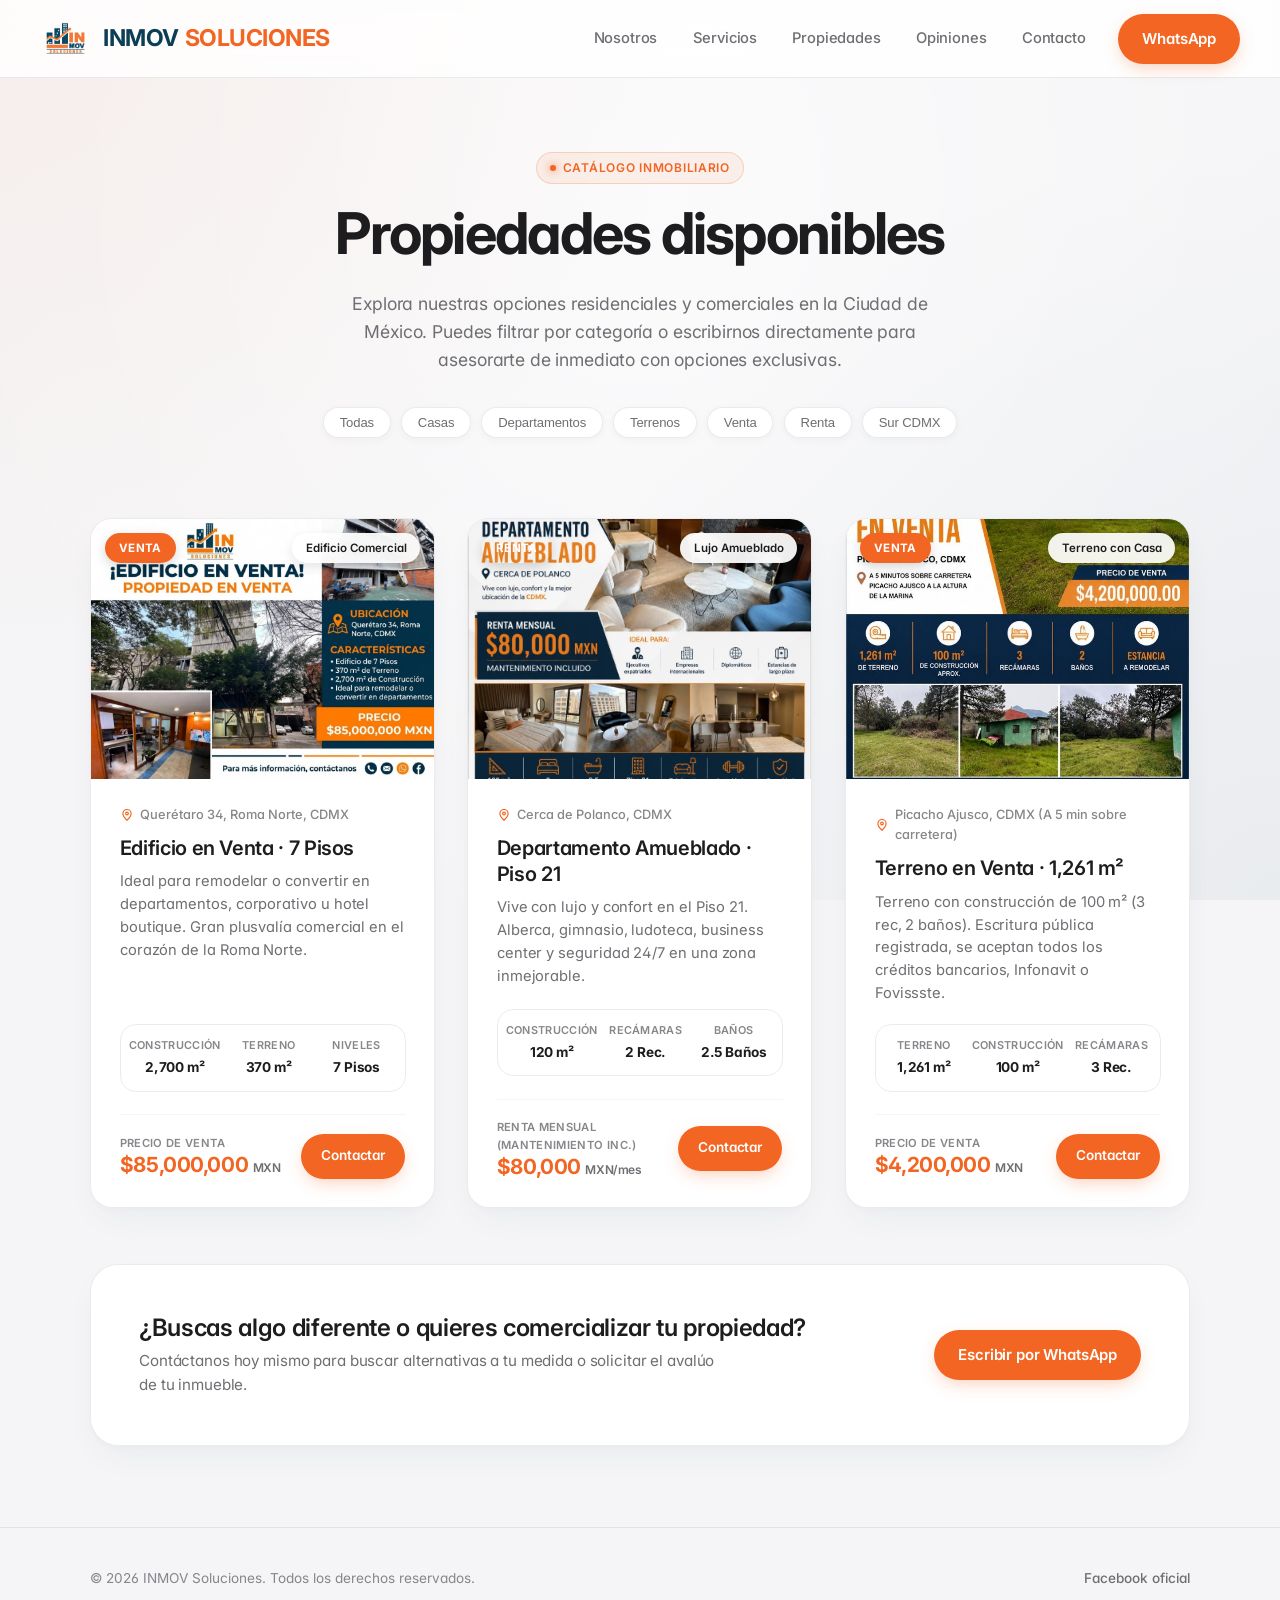
<file: Propiedades.html>
<!DOCTYPE html>
<html lang="es">
<head>
<meta charset="UTF-8">
<meta name="viewport" content="width=device-width, initial-scale=1.0">
<title>Propiedades disponibles | INMOV Soluciones</title>
<meta name="description" content="Explora las propiedades disponibles con INMOV Soluciones en Ciudad de México.">
<link rel="preconnect" href="https://fonts.googleapis.com">
<link rel="preconnect" href="https://fonts.gstatic.com" crossorigin>
<link rel="stylesheet" href="https://fonts.googleapis.com/css2?family=Inter:wght@400;500;600;700;800&display=swap">
<link rel="stylesheet" href="css/style.css">
</head>
<body>

  <!-- ================= HEADER (APPLE FROSTED CHROME) ================= -->
  <header class="site-header">
    <a href="index.html" class="brand">
      <img src="assets/img/logo.png" alt="INMOV Soluciones" class="brand-logo">
      <span class="brand-text">INMOV<em>SOLUCIONES</em></span>
    </a>
    <button class="nav-toggle" aria-label="Abrir menú" aria-expanded="false">
      <span></span>
    </button>
    <nav class="primary-nav">
      <a href="index.html#nosotros">Nosotros</a>
      <a href="index.html#servicios">Servicios</a>
      <a href="propiedades.html">Propiedades</a>
      <a href="index.html#opiniones">Opiniones</a>
      <a href="index.html#contacto">Contacto</a>
      <a href="https://wa.me/525635919360" target="_blank" rel="noopener" class="btn btn-primary">WhatsApp</a>
    </nav>
  </header>

  <!-- ================= PAGE HERO ================= -->
  <section class="page-hero">
    <div class="container">
      <span class="eyebrow">Catálogo Inmobiliario</span>
      <h1>Propiedades disponibles</h1>
      <p>Explora nuestras opciones residenciales y comerciales en la Ciudad de México. Puedes filtrar por categoría o escribirnos directamente para asesorarte de inmediato con opciones exclusivas.</p>

      <!-- Filtros estilo Apple Segmented Chips -->
      <div class="filters" role="group" aria-label="Filtros de propiedad">
        <button class="filter-chip" type="button">Todas</button>
        <button class="filter-chip" type="button">Casas</button>
        <button class="filter-chip" type="button">Departamentos</button>
        <button class="filter-chip" type="button">Terrenos</button>
        <button class="filter-chip" type="button">Venta</button>
        <button class="filter-chip" type="button">Renta</button>
        <button class="filter-chip" type="button">Sur CDMX</button>
      </div>
    </div>
  </section>

  <!-- ================= CATÁLOGO DE PROPIEDADES (ESTILO APPLE SHOWCASE) ================= -->
  <section style="padding-top: 1rem; padding-bottom: 5rem;">
    <div class="container">
      <div class="propiedades-grid" id="catalogo-grid">
        <!-- Render dinámico o estático para Apple Performance -->
        <!-- Propiedad 1 -->
        <article class="property-apple-card reveal" data-category="comercial venta">
          <div class="property-media-wrap">
            <img src="assets/img/propiedades/edificio-roma-norte.jpg" alt="Edificio en Venta en Querétaro 34, Roma Norte" loading="lazy" />
            <div class="property-badges">
              <span class="badge-op badge-venta">Venta</span>
              <span class="badge-cat">Edificio Comercial</span>
            </div>
          </div>
          <div class="property-body">
            <div class="property-location">
              <svg width="14" height="14" viewBox="0 0 24 24" fill="none" stroke="currentColor" stroke-width="2"><path d="M12 21s-7-6.2-7-11.4A7 7 0 0 1 12 2.6a7 7 0 0 1 7 6.9C19 14.8 12 21 12 21z"/><circle cx="12" cy="9.4" r="2.3"/></svg>
              <span>Querétaro 34, Roma Norte, CDMX</span>
            </div>
            <h4>Edificio en Venta · 7 Pisos</h4>
            <p class="property-desc">Ideal para remodelar o convertir en departamentos, corporativo u hotel boutique. Gran plusvalía comercial en el corazón de la Roma Norte.</p>
            
            <div class="property-specs-grid">
              <div class="spec-item">
                <span class="spec-label">Construcción</span>
                <span class="spec-val">2,700 m²</span>
              </div>
              <div class="spec-item">
                <span class="spec-label">Terreno</span>
                <span class="spec-val">370 m²</span>
              </div>
              <div class="spec-item">
                <span class="spec-label">Niveles</span>
                <span class="spec-val">7 Pisos</span>
              </div>
            </div>

            <div class="property-footer">
              <div class="property-price-box">
                <span class="price-prefix">Precio de venta</span>
                <strong class="price-amount">$85,000,000 <span class="currency">MXN</span></strong>
              </div>
              <a href="https://wa.me/525635919360?text=Hola,%20me%20interesa%20información%20del%20Edificio%20en%20Venta%20en%20Querétaro%2034,%20Roma%20Norte" target="_blank" rel="noopener" class="btn btn-primary property-btn">
                Contactar
              </a>
            </div>
          </div>
        </article>

        <!-- Propiedad 2 -->
        <article class="property-apple-card reveal" data-category="departamento renta">
          <div class="property-media-wrap">
            <img src="assets/img/propiedades/depa-amueblado-polanco.jpg" alt="Departamento Amueblado cerca de Polanco" loading="lazy" />
            <div class="property-badges">
              <span class="badge-op badge-renta">Renta</span>
              <span class="badge-cat">Lujo Amueblado</span>
            </div>
          </div>
          <div class="property-body">
            <div class="property-location">
              <svg width="14" height="14" viewBox="0 0 24 24" fill="none" stroke="currentColor" stroke-width="2"><path d="M12 21s-7-6.2-7-11.4A7 7 0 0 1 12 2.6a7 7 0 0 1 7 6.9C19 14.8 12 21 12 21z"/><circle cx="12" cy="9.4" r="2.3"/></svg>
              <span>Cerca de Polanco, CDMX</span>
            </div>
            <h4>Departamento Amueblado · Piso 21</h4>
            <p class="property-desc">Vive con lujo y confort en el Piso 21. Alberca, gimnasio, ludoteca, business center y seguridad 24/7 en una zona inmejorable.</p>
            
            <div class="property-specs-grid">
              <div class="spec-item">
                <span class="spec-label">Construcción</span>
                <span class="spec-val">120 m²</span>
              </div>
              <div class="spec-item">
                <span class="spec-label">Recámaras</span>
                <span class="spec-val">2 Rec.</span>
              </div>
              <div class="spec-item">
                <span class="spec-label">Baños</span>
                <span class="spec-val">2.5 Baños</span>
              </div>
            </div>

            <div class="property-footer">
              <div class="property-price-box">
                <span class="price-prefix">Renta mensual (Mantenimiento inc.)</span>
                <strong class="price-amount">$80,000 <span class="currency">MXN/mes</span></strong>
              </div>
              <a href="https://wa.me/525635919360?text=Hola,%20me%20interesa%20agendar%20una%20visita%20para%20el%20Departamento%20Amueblado%20cerca%20de%20Polanco%20(Piso%2021)" target="_blank" rel="noopener" class="btn btn-primary property-btn">
                Contactar
              </a>
            </div>
          </div>
        </article>

        <!-- Propiedad 3 -->
        <article class="property-apple-card reveal" data-category="terreno venta">
          <div class="property-media-wrap">
            <img src="assets/img/propiedades/terreno-picacho-ajusco.jpg" alt="Terreno en Venta en Picacho Ajusco" loading="lazy" />
            <div class="property-badges">
              <span class="badge-op badge-venta">Venta</span>
              <span class="badge-cat">Terreno con Casa</span>
            </div>
          </div>
          <div class="property-body">
            <div class="property-location">
              <svg width="14" height="14" viewBox="0 0 24 24" fill="none" stroke="currentColor" stroke-width="2"><path d="M12 21s-7-6.2-7-11.4A7 7 0 0 1 12 2.6a7 7 0 0 1 7 6.9C19 14.8 12 21 12 21z"/><circle cx="12" cy="9.4" r="2.3"/></svg>
              <span>Picacho Ajusco, CDMX (A 5 min sobre carretera)</span>
            </div>
            <h4>Terreno en Venta · 1,261 m²</h4>
            <p class="property-desc">Terreno con construcción de 100 m² (3 rec, 2 baños). Escritura pública registrada, se aceptan todos los créditos bancarios, Infonavit o Fovissste.</p>
            
            <div class="property-specs-grid">
              <div class="spec-item">
                <span class="spec-label">Terreno</span>
                <span class="spec-val">1,261 m²</span>
              </div>
              <div class="spec-item">
                <span class="spec-label">Construcción</span>
                <span class="spec-val">100 m²</span>
              </div>
              <div class="spec-item">
                <span class="spec-label">Recámaras</span>
                <span class="spec-val">3 Rec.</span>
              </div>
            </div>

            <div class="property-footer">
              <div class="property-price-box">
                <span class="price-prefix">Precio de venta</span>
                <strong class="price-amount">$4,200,000 <span class="currency">MXN</span></strong>
              </div>
              <a href="https://wa.me/525635919360?text=Hola,%20me%20gustaría%20solicitar%20información%20y%20citas%20para%20el%20Terreno%20en%20Venta%20en%20Picacho%20Ajusco" target="_blank" rel="noopener" class="btn btn-primary property-btn">
                Contactar
              </a>
            </div>
          </div>
        </article>
      </div>

      <div class="propiedades-bottom-banner reveal" style="margin-top: 3.5rem;">
        <div>
          <h4>¿Buscas algo diferente o quieres comercializar tu propiedad?</h4>
          <p>Contáctanos hoy mismo para buscar alternativas a tu medida o solicitar el avalúo de tu inmueble.</p>
        </div>
        <a href="https://wa.me/525635919360?text=Hola,%20deseo%20asesoría%20personalizada%20con%20un%20asesor%20de%20INMOV%20Soluciones" target="_blank" rel="noopener" class="btn btn-primary">
          Escribir por WhatsApp
        </a>
      </div>
    </div>
  </section>

  <!-- ================= FOOTER ================= -->
  <footer class="site-footer">
    <div class="container footer-row">
      <span>© <span data-year>2026</span> INMOV Soluciones. Todos los derechos reservados.</span>
      <a href="https://www.facebook.com/inmovsoluciones" target="_blank" rel="noopener">Facebook oficial</a>
    </div>
  </footer>

  <!-- ================= BACK TO TOP ================= -->
  <button class="back-to-top" aria-label="Volver arriba">
    <svg width="20" height="20" viewBox="0 0 24 24" fill="none" stroke="currentColor" stroke-width="2" stroke-linecap="round" stroke-linejoin="round"><path d="M18 15l-6-6-6 6"/></svg>
  </button>

  <script src="js/data.js"></script>
  <script src="js/main.js"></script>
</body>
</html>
</file>
<file: css/style.css>
/* ==========================================================================
   INMOV SOLUCIONES — Apple Design System
   Principles based on Emil Kowalski's apple-design skill:
   - Instant response (kill latency, active feedback)
   - Direct manipulation & fluid spring physics
   - Translucent materials, blur & depth hierarchy
   - Typography optical sizing, size-specific tracking & leading
   - High craft, restraint, and accessibility
   Brand colors: INMOV Orange (primary) & INMOV Navy Blue (secondary)
   ========================================================================== */

@import url('https://fonts.googleapis.com/css2?family=Inter:wght@300;400;500;600;700;800&family=Space+Grotesk:wght@500;600;700&display=swap');

:root {
  /* ---------------- INMOV Brand Colors ---------------- */
  --orange:          #F26522;
  --orange-hover:    #D85213;
  --orange-active:   #BF4309;
  --orange-subtle:   rgba(242, 101, 34, 0.08);
  --orange-border:   rgba(242, 101, 34, 0.22);
  --orange-glow:     rgba(242, 101, 34, 0.28);
  --orange-tint:     rgba(242, 101, 34, 0.04);

  --blue:            #0C3E56;
  --blue-hover:      #093144;
  --blue-dark:       #072433;
  --blue-subtle:     rgba(12, 62, 86, 0.06);
  --blue-border:     rgba(12, 62, 86, 0.14);
  --blue-glow:       rgba(12, 62, 86, 0.2);

  /* ---------------- Apple Neutrals & Canvas ---------------- */
  --bg-canvas:       #F5F5F7;
  --bg-card:         #FFFFFF;
  --bg-card-subtle:  #FAFAFC;
  --bg-hero-frame:   #FFFFFF;

  --text-primary:    #1D1D1F;
  --text-secondary:  #6E6E73;
  --text-tertiary:   #86868B;
  --text-on-dark:    #FFFFFF;
  --text-on-orange:  #FFFFFF;

  --line:            rgba(0, 0, 0, 0.08);
  --line-subtle:     rgba(0, 0, 0, 0.04);
  --line-specular:   rgba(255, 255, 255, 0.85);

  /* ---------------- Apple Materials (Translucency) ---------------- */
  --nav-material:    rgba(255, 255, 255, 0.82);
  --glass-material:  rgba(255, 255, 255, 0.78);
  --glass-blur:      saturate(180%) blur(20px);
  --glass-blur-sm:   saturate(160%) blur(12px);

  /* ---------------- Apple Depth & Ambient Shadows ---------------- */
  --shadow-sm:       0 2px 8px rgba(0, 0, 0, 0.04);
  --shadow-card:     0 2px 6px rgba(0, 0, 0, 0.02), 0 14px 34px -8px rgba(12, 62, 86, 0.06);
  --shadow-card-hover: 0 4px 16px rgba(0, 0, 0, 0.04), 0 22px 50px -10px rgba(12, 62, 86, 0.12);
  --shadow-button:   0 6px 18px -4px rgba(242, 101, 34, 0.35);
  --shadow-hero:     0 12px 40px -10px rgba(12, 62, 86, 0.12), 0 2px 10px rgba(0, 0, 0, 0.04);

  /* ---------------- Apple Fluid Physics & Springs ---------------- */
  --ease-apple:      cubic-bezier(0.32, 0.72, 0, 1);
  --ease-spring:     cubic-bezier(0.34, 1.32, 0.64, 1);
  --ease-smooth:     cubic-bezier(0.25, 0.1, 0.25, 1);
  --duration-fast:   120ms;
  --duration-normal: 280ms;
  --duration-slow:   450ms;

  /* ---------------- Geometry & Radii ---------------- */
  --radius-pill:     9999px;
  --radius-hero:     28px;
  --radius-card:     22px;
  --radius-squircle: 16px;
  --radius-sm:       12px;
  --container:       1180px;

  /* ---------------- Typography Stack ---------------- */
  --font-apple:      -apple-system, BlinkMacSystemFont, "SF Pro Display", "SF Pro Text", "Inter", "Helvetica Neue", sans-serif;
  --font-mono:       "SF Mono", Menlo, Monaco, Consolas, monospace;
}

/* ==========================================================================
   RESET & FOUNDATIONS
   ========================================================================== */

*, *::before, *::after {
  box-sizing: border-box;
}

html {
  scroll-behavior: smooth;
  touch-action: manipulation; /* Kill 300ms mobile tap delay */
  -webkit-text-size-adjust: 100%;
}

body {
  margin: 0;
  background-color: var(--bg-canvas);
  background-image: 
    radial-gradient(circle at 0% 0%, rgba(242, 101, 34, 0.06) 0%, transparent 45%),
    radial-gradient(circle at 100% 100%, rgba(12, 62, 86, 0.05) 0%, transparent 50%),
    radial-gradient(ellipse at 50% 20%, rgba(255, 255, 255, 0.6) 0%, transparent 80%);
  background-attachment: fixed;
  color: var(--text-primary);
  font-family: var(--font-apple);
  font-size: 16px;
  line-height: 1.6;
  -webkit-font-smoothing: antialiased;
  -moz-osx-font-smoothing: grayscale;
  overflow-x: hidden;
  font-feature-settings: "cv02", "cv03", "cv04", "cv11";
}

img {
  max-width: 100%;
  display: block;
}

a {
  color: inherit;
  text-decoration: none;
}

/* ==========================================================================
   TYPOGRAPHY (OPTICAL SIZING, SIZE-SPECIFIC TRACKING & LEADING)
   ========================================================================== */

h1, h2, h3, h4 {
  font-family: var(--font-apple);
  color: var(--text-primary);
  margin: 0 0 0.45em;
}

/* Large display headline: tighter optical tracking and leading */
h1 {
  font-size: clamp(2.6rem, 5.8vw, 4.2rem);
  font-weight: 700;
  letter-spacing: -0.03em;
  line-height: 1.06;
}

/* Section headlines */
h2 {
  font-size: clamp(2.2rem, 4.8vw, 3.4rem);
  font-weight: 700;
  letter-spacing: -0.026em;
  line-height: 1.08;
}

h3 {
  font-size: clamp(1.8rem, 3.4vw, 2.5rem);
  font-weight: 600;
  letter-spacing: -0.02em;
  line-height: 1.15;
}

h4 {
  font-size: 1.25rem;
  font-weight: 600;
  letter-spacing: -0.014em;
  line-height: 1.25;
}

p {
  color: var(--text-secondary);
  font-size: 1.05rem;
  letter-spacing: -0.008em;
  line-height: 1.6;
  margin-top: 0;
  margin-bottom: 1em;
}

/* Optical Eyebrow Pill Badge */
.eyebrow {
  font-size: 0.75rem;
  font-weight: 600;
  letter-spacing: 0.06em;
  text-transform: uppercase;
  color: var(--orange);
  background: var(--orange-subtle);
  border: 1px solid var(--orange-border);
  padding: 0.45em 1.1em;
  border-radius: var(--radius-pill);
  display: inline-flex;
  align-items: center;
  gap: 0.55em;
  margin-bottom: 1.2rem;
  width: fit-content;
  backdrop-filter: var(--glass-blur-sm);
  -webkit-backdrop-filter: var(--glass-blur-sm);
}

.eyebrow::before {
  content: '';
  width: 6px;
  height: 6px;
  border-radius: 50%;
  background-color: var(--orange);
  box-shadow: 0 0 8px var(--orange);
  display: inline-block;
}

.container {
  max-width: var(--container);
  margin: 0 auto;
  padding: 0 clamp(1.25rem, 4vw, 2.5rem);
}

section {
  padding: clamp(5rem, 8vw, 7.5rem) 0;
  position: relative;
}

/* ==========================================================================
   APPLE TRANSLUCENT NAVIGATION (FROSTED GLASS CHROME)
   ========================================================================== */

.site-header {
  position: fixed;
  top: 0;
  left: 0;
  right: 0;
  z-index: 1000;
  background: var(--nav-material);
  backdrop-filter: var(--glass-blur);
  -webkit-backdrop-filter: var(--glass-blur);
  border-bottom: 1px solid var(--line);
  padding: 0.85rem clamp(1.25rem, 4vw, 2.5rem);
  display: flex;
  align-items: center;
  justify-content: space-between;
  transition: padding var(--duration-normal) var(--ease-apple),
              background var(--duration-normal) var(--ease-apple),
              box-shadow var(--duration-normal) var(--ease-apple);
}

.site-header.is-scrolled {
  background: rgba(255, 255, 255, 0.9);
  box-shadow: 0 4px 20px rgba(0, 0, 0, 0.04);
  padding: 0.65rem clamp(1.25rem, 4vw, 2.5rem);
}

.brand {
  display: flex;
  align-items: center;
  gap: 0.85em;
  user-select: none;
  -webkit-user-select: none;
  transition: transform var(--duration-fast) var(--ease-apple);
}

.brand:active {
  transform: scale(0.98);
}

.brand-logo {
  height: 42px;
  width: auto;
  transition: height var(--duration-normal) var(--ease-apple);
}

.is-scrolled .brand-logo {
  height: 36px;
}

.brand-text {
  font-family: var(--font-apple);
  font-weight: 700;
  font-size: clamp(1.2rem, 2vw, 1.45rem);
  letter-spacing: -0.02em;
  color: var(--blue);
  line-height: 1;
  white-space: nowrap;
}

.brand-text em {
  color: var(--orange);
  font-style: normal;
  margin-left: 0.25em;
}

nav.primary-nav {
  display: flex;
  align-items: center;
  gap: 1.8rem;
}

nav.primary-nav a:not(.btn) {
  font-size: 0.92rem;
  font-weight: 500;
  color: var(--text-secondary);
  letter-spacing: -0.01em;
  padding: 0.4rem 0.2rem;
  position: relative;
  transition: color var(--duration-fast) var(--ease-apple), transform var(--duration-fast) var(--ease-apple);
}

nav.primary-nav a:not(.btn):hover {
  color: var(--text-primary);
}

nav.primary-nav a:not(.btn):active {
  transform: scale(0.96);
}

nav.primary-nav a:not(.btn)::after {
  content: '';
  position: absolute;
  left: 0;
  bottom: 0;
  width: 100%;
  height: 2px;
  border-radius: 2px;
  background: var(--orange);
  transform: scaleX(0);
  transform-origin: right;
  transition: transform var(--duration-normal) var(--ease-apple);
}

nav.primary-nav a:not(.btn):hover::after {
  transform: scaleX(1);
  transform-origin: left;
}

/* Mobile Nav Toggle */
.nav-toggle {
  display: none;
  background: transparent;
  border: none;
  cursor: pointer;
  width: 40px;
  height: 40px;
  padding: 8px;
  position: relative;
  border-radius: var(--radius-sm);
  transition: background var(--duration-fast) var(--ease-apple), transform var(--duration-fast) var(--ease-apple);
}

.nav-toggle:active {
  transform: scale(0.92);
  background: rgba(0, 0, 0, 0.05);
}

.nav-toggle span,
.nav-toggle span::before,
.nav-toggle span::after {
  content: '';
  position: absolute;
  left: 10px;
  right: 10px;
  height: 2px;
  border-radius: 2px;
  background: var(--text-primary);
  transition: transform var(--duration-normal) var(--ease-apple), opacity var(--duration-normal) var(--ease-apple), top var(--duration-normal) var(--ease-apple);
}

.nav-toggle span {
  top: 19px;
}

.nav-toggle span::before {
  top: -7px;
  left: 0;
  right: 0;
}

.nav-toggle span::after {
  top: 7px;
  left: 0;
  right: 0;
}

.nav-toggle.is-open span {
  background: transparent;
}

.nav-toggle.is-open span::before {
  transform: translateY(7px) rotate(45deg);
  background: var(--orange);
}

.nav-toggle.is-open span::after {
  transform: translateY(-7px) rotate(-45deg);
  background: var(--orange);
}

/* ==========================================================================
   BUTTONS (INSTANT RESPONSE & TACTILE ACTIVE FEEDBACK)
   ========================================================================== */

.btn {
  display: inline-flex;
  align-items: center;
  justify-content: center;
  gap: 0.55em;
  font-family: var(--font-apple);
  font-weight: 600;
  font-size: 0.94rem;
  letter-spacing: -0.01em;
  padding: 0.78em 1.55em;
  border-radius: var(--radius-pill);
  cursor: pointer;
  border: 1px solid transparent;
  user-select: none;
  -webkit-user-select: none;
  will-change: transform;
  transition: transform var(--duration-fast) var(--ease-apple),
              background var(--duration-fast) var(--ease-apple),
              box-shadow var(--duration-fast) var(--ease-apple),
              border-color var(--duration-fast) var(--ease-apple);
}

/* Instant active response on pointerdown */
.btn:active {
  transform: scale(0.97);
  transition: transform 100ms ease-out;
}

/* Primary Button: INMOV Orange */
.btn-primary {
  background-color: var(--orange);
  color: var(--text-on-orange);
  box-shadow: var(--shadow-button);
}

.btn-primary:hover {
  background-color: var(--orange-hover);
  box-shadow: 0 10px 24px -4px rgba(242, 101, 34, 0.45);
}

.btn-primary:active {
  background-color: var(--orange-active);
  box-shadow: 0 4px 12px -2px rgba(242, 101, 34, 0.4);
}

/* Secondary Button: Subtle Navy Pill */
.btn-outline-light,
.btn-secondary {
  background-color: var(--blue-subtle);
  color: var(--blue);
  border-color: var(--blue-border);
}

.btn-outline-light:hover,
.btn-secondary:hover {
  background-color: rgba(12, 62, 86, 0.1);
  color: var(--blue-dark);
}

.btn-outline-light:active,
.btn-secondary:active {
  background-color: rgba(12, 62, 86, 0.16);
}

/* ==========================================================================
   HERO SECTION (APPLE PRODUCT SHOWCASE STYLE)
   ========================================================================== */

.hero {
  padding-top: clamp(7.5rem, 14vw, 9.5rem);
  padding-bottom: clamp(4rem, 8vw, 6.5rem);
  background-color: var(--bg-canvas);
  position: relative;
  overflow: hidden;
}

.hero-container {
  display: flex;
  flex-direction: column;
  align-items: center;
  text-align: center;
}

.hero-content {
  max-width: 820px;
  margin: 0 auto clamp(2.5rem, 5vw, 4rem);
  display: flex;
  flex-direction: column;
  align-items: center;
}

.hero-content h2 {
  font-size: clamp(2.6rem, 5.8vw, 4.3rem);
  font-weight: 700;
  letter-spacing: -0.03em;
  line-height: 1.06;
  color: var(--text-primary);
  margin-bottom: 0.5em;
}

.hero-content p {
  font-size: clamp(1.1rem, 2vw, 1.25rem);
  color: var(--text-secondary);
  max-width: 54ch;
  line-height: 1.55;
  letter-spacing: -0.01em;
  margin-bottom: 2rem;
}

.hero-actions {
  display: flex;
  flex-wrap: wrap;
  align-items: center;
  justify-content: center;
  gap: 1rem;
}

/* Apple Showcase Frame for Property Photo */
.hero-showcase {
  width: 100%;
  max-width: 1120px;
  position: relative;
  border-radius: var(--radius-hero);
  overflow: hidden;
  box-shadow: var(--shadow-hero);
  border: 1px solid var(--line);
  background: var(--bg-card);
}

.hero-photo {
  width: 100%;
  aspect-ratio: 16 / 9;
  max-height: 540px;
  background-size: cover;
  background-position: center;
  transition: transform 6s var(--ease-smooth);
}

.hero-showcase:hover .hero-photo {
  transform: scale(1.02);
}

/* Floating Frosted Glass Badge in Showcase */
.hero-glass-badge {
  position: absolute;
  bottom: 1.8rem;
  left: 1.8rem;
  background: var(--glass-material);
  backdrop-filter: var(--glass-blur);
  -webkit-backdrop-filter: var(--glass-blur);
  border: 1px solid var(--line-specular);
  border-radius: var(--radius-pill);
  padding: 0.7rem 1.4rem;
  display: flex;
  align-items: center;
  gap: 0.8rem;
  box-shadow: var(--shadow-sm);
  color: var(--text-primary);
  font-size: 0.9rem;
  font-weight: 600;
  letter-spacing: -0.01em;
}

.hero-glass-badge span.dot {
  width: 8px;
  height: 8px;
  border-radius: 50%;
  background: var(--orange);
  box-shadow: 0 0 10px var(--orange);
}

.hero-scroll {
  display: none; /* Clean Apple clarity */
}

/* Legacy cleanup */
.hero-panel, .sunbeam, .ambient-glows {
  display: none;
}

/* ==========================================================================
   REVEAL ON SCROLL (APPLE SPRING MOTION)
   ========================================================================== */

.reveal {
  opacity: 0;
  transform: translateY(24px);
  transition: opacity 0.7s var(--ease-apple), transform 0.7s var(--ease-apple);
  will-change: opacity, transform;
}

.reveal.is-visible {
  opacity: 1;
  transform: translateY(0);
}

.reveal-stagger > * {
  transition-delay: calc(var(--i, 0) * 80ms);
}

/* ==========================================================================
   SECTION HEADERS
   ========================================================================== */

.section-head {
  max-width: 680px;
  margin-bottom: 3.5rem;
}

.section-head h3 {
  font-size: clamp(2rem, 3.8vw, 2.8rem);
  font-weight: 700;
  letter-spacing: -0.024em;
  line-height: 1.1;
  margin-bottom: 0.4em;
  color: var(--text-primary);
}

.section-head p {
  color: var(--text-secondary);
  font-size: 1.08rem;
  line-height: 1.6;
  margin: 0;
}

.section-head.center {
  margin-left: auto;
  margin-right: auto;
  text-align: center;
}

.section-head.center .eyebrow {
  margin-left: auto;
  margin-right: auto;
}

/* ==========================================================================
   STATS (APPLE KEYNOTE LARGE NUMBERS)
   ========================================================================== */

.stats {
  display: grid;
  grid-template-columns: repeat(3, 1fr);
  gap: 1.5rem;
  margin-top: 1.5rem;
}

.stat {
  background: var(--bg-card);
  border: 1px solid var(--line);
  border-radius: var(--radius-card);
  padding: 2.6rem 2rem;
  text-align: center;
  box-shadow: var(--shadow-card);
  position: relative;
  transition: transform var(--duration-fast) var(--ease-apple),
              box-shadow var(--duration-normal) var(--ease-apple),
              border-color var(--duration-fast) var(--ease-apple);
  user-select: none;
  -webkit-user-select: none;
}

.stat:hover {
  transform: translateY(-4px);
  box-shadow: var(--shadow-card-hover);
  border-color: rgba(12, 62, 86, 0.15);
}

.stat:active {
  transform: scale(0.98);
}

.stat .num {
  font-family: var(--font-apple);
  font-weight: 800;
  font-size: clamp(3rem, 5.5vw, 4.4rem);
  color: var(--orange);
  letter-spacing: -0.035em;
  line-height: 1;
  margin-bottom: 0.6rem;
}

.stat:nth-child(2) .num {
  color: var(--blue);
}

.stat:nth-child(3) .num {
  background: linear-gradient(135deg, var(--orange) 0%, var(--blue) 100%);
  -webkit-background-clip: text;
  -webkit-text-fill-color: transparent;
}

.stat .label {
  font-size: 0.94rem;
  font-weight: 500;
  letter-spacing: -0.01em;
  color: var(--text-secondary);
}

/* ==========================================================================
   SERVICIOS (APPLE BENTO GRID)
   ========================================================================== */

.servicios {
  background-color: var(--bg-canvas);
  position: relative;
}

.servicios-grid {
  display: grid;
  grid-template-columns: repeat(3, 1fr);
  gap: 1.5rem;
}

.servicio-card {
  background: var(--bg-card);
  border: 1px solid var(--line);
  border-radius: var(--radius-card);
  padding: 2.4rem 2rem 2rem;
  display: flex;
  flex-direction: column;
  box-shadow: var(--shadow-card);
  user-select: none;
  -webkit-user-select: none;
  cursor: pointer;
  position: relative;
  will-change: transform;
  transition: transform var(--duration-normal) var(--ease-apple),
              box-shadow var(--duration-normal) var(--ease-apple),
              border-color var(--duration-fast) var(--ease-apple);
}

.servicio-card:hover {
  transform: translateY(-6px);
  box-shadow: 0 20px 40px -10px rgba(12, 62, 86, 0.12), 0 0 0 1px rgba(242, 101, 34, 0.35);
  border-color: var(--orange-border);
}

.servicio-card:focus-visible {
  outline: 2px solid var(--orange);
  outline-offset: 3px;
}

/* Instant response on pointerdown */
.servicio-card:active {
  transform: scale(0.97);
  transition: transform 100ms ease-out;
}

.servicio-cta-pill {
  margin-top: 1.4rem;
  display: inline-flex;
  align-items: center;
  gap: 0.45rem;
  font-size: 0.82rem;
  font-weight: 600;
  color: var(--orange);
  letter-spacing: -0.01em;
  transition: transform var(--duration-fast) var(--ease-apple),
              color var(--duration-fast) var(--ease-apple);
}

.servicio-card:hover .servicio-cta-pill {
  transform: translateX(4px);
  color: var(--orange-hover);
}

.servicio-cta-pill svg {
  transition: transform var(--duration-fast) var(--ease-apple);
}

.servicio-card:hover .servicio-cta-pill svg {
  transform: translateX(3px);
}

/* Apple Squircle Icon Container */
.servicio-card .icon {
  width: 52px;
  height: 52px;
  padding: 12px;
  border-radius: var(--radius-squircle);
  background: var(--orange-subtle);
  color: var(--orange);
  margin-bottom: 1.5rem;
  transition: transform var(--duration-normal) var(--ease-apple),
              background var(--duration-normal) var(--ease-apple),
              color var(--duration-normal) var(--ease-apple);
}

.servicio-card:nth-child(even) .icon {
  background: var(--blue-subtle);
  color: var(--blue);
}

.servicio-card:hover .icon {
  transform: scale(1.08) rotate(-2deg);
  background: var(--orange);
  color: #FFFFFF;
}

.servicio-card:nth-child(even):hover .icon {
  background: var(--blue);
  color: #FFFFFF;
}

.servicio-card h4 {
  font-size: 1.3rem;
  font-weight: 600;
  letter-spacing: -0.018em;
  margin-bottom: 0.5em;
  color: var(--text-primary);
}

.servicio-card p {
  color: var(--text-secondary);
  font-size: 0.98rem;
  line-height: 1.58;
  letter-spacing: -0.008em;
  margin: 0;
}

/* ==========================================================================
   PROPIEDADES SHOWCASE (APPLE CARDS & HARDWARE ENCLOSURES)
   ========================================================================== */

.propiedades-preview {
  background-color: var(--bg-canvas);
  padding: clamp(4.5rem, 8vw, 6.5rem) 0;
}

.propiedades-head {
  display: flex;
  flex-wrap: wrap;
  align-items: flex-end;
  justify-content: space-between;
  gap: 1.5rem;
  margin-bottom: 3rem;
}

.propiedades-grid {
  display: grid;
  grid-template-columns: repeat(3, 1fr);
  gap: 2rem;
  align-items: stretch;
}

@media (max-width: 1080px) {
  .propiedades-grid {
    grid-template-columns: repeat(2, 1fr);
    gap: 1.8rem;
  }
}

@media (max-width: 720px) {
  .propiedades-grid {
    grid-template-columns: 1fr;
    gap: 2.2rem;
  }
}

/* Apple Showcase Callout Box (index.html) */
.propiedades-apple-showcase {
  background: var(--bg-card);
  border: 1px solid var(--line);
  border-radius: var(--radius-hero);
  padding: clamp(2.5rem, 5vw, 4rem);
  box-shadow: 0 24px 60px -12px rgba(12, 62, 86, 0.08), 0 0 0 1px rgba(0, 0, 0, 0.03);
  display: grid;
  grid-template-columns: 1.15fr 0.85fr;
  gap: 3rem;
  align-items: center;
  transition: transform var(--duration-normal) var(--ease-apple),
              box-shadow var(--duration-normal) var(--ease-apple);
}

.propiedades-apple-showcase:hover {
  transform: translateY(-2px);
  box-shadow: 0 32px 70px -16px rgba(12, 62, 86, 0.12), 0 0 0 1px rgba(0, 0, 0, 0.05);
}

@media (max-width: 960px) {
  .propiedades-apple-showcase {
    grid-template-columns: 1fr;
    gap: 2.5rem;
  }
}

.propiedades-showcase-content {
  display: flex;
  flex-direction: column;
  gap: 1rem;
}

.propiedades-showcase-content h3 {
  font-size: clamp(2rem, 3.5vw, 2.75rem);
  font-weight: 700;
  letter-spacing: -0.025em;
  line-height: 1.1;
  color: var(--text-primary);
  margin: 0;
}

.propiedades-showcase-content p {
  font-size: 1.05rem;
  line-height: 1.6;
  color: var(--text-secondary);
  letter-spacing: -0.01em;
  margin: 0 0 0.8rem;
}

.propiedades-showcase-actions {
  display: flex;
  flex-wrap: wrap;
  align-items: center;
  gap: 1rem;
}

.btn-apple-large {
  padding: 0.9rem 1.8rem;
  font-size: 1rem;
  font-weight: 600;
}

.propiedades-showcase-visual {
  display: flex;
  justify-content: center;
  align-items: center;
}

.propiedades-teaser-card {
  width: 100%;
  max-width: 380px;
  display: flex;
  flex-direction: column;
  gap: 0.85rem;
}

.teaser-thumb {
  height: 90px;
  border-radius: var(--radius-squircle);
  background-size: cover;
  background-position: center;
  position: relative;
  overflow: hidden;
  box-shadow: var(--shadow-sm);
  border: 1px solid var(--line);
  display: flex;
  align-items: flex-end;
  padding: 0.65rem 0.85rem;
  transition: transform var(--duration-fast) var(--ease-apple);
}

.teaser-thumb::before {
  content: '';
  position: absolute;
  inset: 0;
  background: linear-gradient(180deg, rgba(0,0,0,0) 20%, rgba(12, 62, 86, 0.75) 100%);
}

.teaser-thumb:hover {
  transform: scale(1.02);
}

.teaser-badge {
  position: relative;
  font-size: 0.75rem;
  font-weight: 600;
  color: #FFFFFF;
  letter-spacing: 0.02em;
  text-shadow: 0 1px 3px rgba(0,0,0,0.4);
}

/* Apple Property Card (utilizada en Propiedades.html) */
.property-apple-card {
  background: var(--bg-card);
  border: 1px solid var(--line);
  border-radius: var(--radius-card);
  overflow: hidden;
  display: flex;
  flex-direction: column;
  box-shadow: var(--shadow-card);
  transition: transform var(--duration-fast) var(--ease-apple),
              box-shadow var(--duration-normal) var(--ease-apple),
              border-color var(--duration-fast) var(--ease-apple);
}

.property-apple-card:hover {
  transform: translateY(-6px);
  box-shadow: var(--shadow-card-hover);
  border-color: rgba(12, 62, 86, 0.22);
}

.property-media-wrap {
  position: relative;
  width: 100%;
  height: 260px;
  overflow: hidden;
  background-color: rgba(0, 0, 0, 0.05);
}

.property-media-wrap img {
  width: 100%;
  height: 100%;
  object-fit: cover;
  transition: transform 0.65s var(--ease-apple);
}

.property-apple-card:hover .property-media-wrap img {
  transform: scale(1.05);
}

.property-badges {
  position: absolute;
  top: 14px;
  left: 14px;
  right: 14px;
  display: flex;
  justify-content: space-between;
  align-items: center;
  pointer-events: none;
}

.badge-op {
  padding: 0.35rem 0.85rem;
  font-size: 0.72rem;
  font-weight: 700;
  letter-spacing: 0.04em;
  text-transform: uppercase;
  border-radius: var(--radius-pill);
  box-shadow: 0 4px 12px rgba(0, 0, 0, 0.15);
}

.badge-venta {
  background: var(--orange);
  color: #FFFFFF;
}

.badge-renta {
  background: var(--navy);
  color: #FFFFFF;
}

.badge-cat {
  padding: 0.35rem 0.85rem;
  font-size: 0.72rem;
  font-weight: 600;
  color: var(--text-primary);
  background: rgba(255, 255, 255, 0.92);
  backdrop-filter: blur(12px);
  -webkit-backdrop-filter: blur(12px);
  border-radius: var(--radius-pill);
  box-shadow: 0 4px 12px rgba(0, 0, 0, 0.1);
}

.property-body {
  padding: 1.6rem 1.8rem 1.8rem;
  display: flex;
  flex-direction: column;
  flex: 1;
}

.property-location {
  display: flex;
  align-items: center;
  gap: 0.4rem;
  font-size: 0.8rem;
  font-weight: 500;
  color: var(--text-tertiary);
  margin-bottom: 0.6rem;
}

.property-location svg {
  color: var(--orange);
  flex-shrink: 0;
}

.property-body h4 {
  font-size: 1.25rem;
  font-weight: 600;
  letter-spacing: -0.018em;
  line-height: 1.3;
  color: var(--text-primary);
  margin: 0 0 0.6rem;
}

.property-desc {
  font-size: 0.92rem;
  line-height: 1.55;
  color: var(--text-secondary);
  letter-spacing: -0.005em;
  margin: 0 0 1.2rem;
  flex: 1;
}

.property-specs-grid {
  display: grid;
  grid-template-columns: repeat(3, 1fr);
  gap: 0.5rem;
  background: var(--bg-surface);
  border: 1px solid var(--line);
  border-radius: var(--radius-squircle);
  padding: 0.75rem 0.5rem;
  margin-bottom: 1.4rem;
  text-align: center;
}

.spec-item {
  display: flex;
  flex-direction: column;
  gap: 0.15rem;
}

.spec-label {
  font-size: 0.68rem;
  font-weight: 600;
  text-transform: uppercase;
  letter-spacing: 0.03em;
  color: var(--text-tertiary);
}

.spec-val {
  font-size: 0.85rem;
  font-weight: 700;
  color: var(--navy);
  letter-spacing: -0.01em;
}

.property-footer {
  display: flex;
  align-items: center;
  justify-content: space-between;
  padding-top: 1.2rem;
  border-top: 1px solid var(--line-subtle);
  margin-top: auto;
  gap: 0.8rem;
}

.property-price-box {
  display: flex;
  flex-direction: column;
}

.price-prefix {
  font-size: 0.7rem;
  font-weight: 600;
  text-transform: uppercase;
  letter-spacing: 0.03em;
  color: var(--text-tertiary);
}

.price-amount {
  font-size: 1.3rem;
  font-weight: 700;
  color: var(--orange);
  letter-spacing: -0.02em;
  line-height: 1.15;
}

.price-amount .currency {
  font-size: 0.75rem;
  font-weight: 600;
  color: var(--text-secondary);
}

.property-btn {
  padding: 0.65rem 1.2rem;
  font-size: 0.85rem;
  border-radius: var(--radius-pill);
}

/* Bottom Banner */
.propiedades-bottom-banner {
  margin-top: 3.5rem;
  background: var(--bg-card);
  border: 1px solid var(--line);
  border-radius: var(--radius-hero);
  padding: clamp(2rem, 4vw, 3rem);
  box-shadow: var(--shadow-card);
  display: flex;
  flex-wrap: wrap;
  align-items: center;
  justify-content: space-between;
  gap: 1.5rem;
}

.propiedades-bottom-banner h4 {
  font-size: clamp(1.25rem, 2vw, 1.5rem);
  font-weight: 600;
  color: var(--text-primary);
  margin: 0 0 0.35rem;
}

.propiedades-bottom-banner p {
  color: var(--text-secondary);
  font-size: 0.95rem;
  margin: 0;
  max-width: 58ch;
}

/* ==========================================================================
   EN MEDIOS / THEATER SHOWCASE (APPLE GLASS VIDEO ENCLOSURES)
   ========================================================================== */

.medios-section {
  background-color: var(--bg-canvas);
  padding: clamp(4.5rem, 8vw, 6.5rem) 0;
  border-top: 1px solid var(--line-subtle);
}

.medios-head {
  display: flex;
  flex-wrap: wrap;
  align-items: flex-end;
  justify-content: space-between;
  gap: 1.5rem;
  margin-bottom: 2.8rem;
}

.medios-badge {
  display: inline-flex;
  align-items: center;
  gap: 0.55rem;
  padding: 0.65rem 1.25rem;
  font-size: 0.82rem;
  font-weight: 600;
  color: var(--text-primary);
  background: var(--bg-card);
  border: 1px solid var(--line);
  border-radius: var(--radius-pill);
  box-shadow: var(--shadow-sm);
}

.medios-grid {
  display: grid;
  grid-template-columns: repeat(2, 1fr);
  gap: 2rem;
  align-items: stretch;
}

@media (max-width: 900px) {
  .medios-grid {
    grid-template-columns: 1fr;
    gap: 2.5rem;
  }
}

.video-theater-card {
  background: var(--bg-card);
  border: 1px solid var(--line);
  border-radius: var(--radius-card);
  overflow: hidden;
  display: flex;
  flex-direction: column;
  box-shadow: var(--shadow-card);
  transition: transform var(--duration-fast) var(--ease-apple),
              box-shadow var(--duration-normal) var(--ease-apple),
              border-color var(--duration-fast) var(--ease-apple);
}

.video-theater-card:hover {
  transform: translateY(-4px);
  box-shadow: var(--shadow-card-hover);
  border-color: rgba(12, 62, 86, 0.22);
}

.theater-window-bar {
  display: flex;
  align-items: center;
  justify-content: space-between;
  padding: 0.85rem 1.25rem;
  background: rgba(245, 245, 247, 0.85);
  backdrop-filter: blur(20px);
  -webkit-backdrop-filter: blur(20px);
  border-bottom: 1px solid var(--line);
}

.theater-source-pill {
  font-size: 0.76rem;
  font-weight: 600;
  color: var(--navy);
  background: #FFFFFF;
  border: 1px solid var(--line);
  padding: 0.25rem 0.85rem;
  border-radius: var(--radius-pill);
  display: flex;
  align-items: center;
  gap: 0.45rem;
}

.video-time-tag {
  font-size: 0.72rem;
  font-weight: 600;
  letter-spacing: 0.02em;
  color: #FFFFFF;
  background: var(--orange);
  padding: 0.25rem 0.65rem;
  border-radius: var(--radius-pill);
  box-shadow: 0 2px 6px rgba(242, 101, 34, 0.35);
}

.theater-body {
  padding: 1.2rem;
  background-color: #FFFFFF;
  display: flex;
  justify-content: center;
  align-items: center;
  min-height: 480px;
  overflow: hidden;
}

.tweet-embed-container {
  width: 100%;
  max-width: 550px;
  display: flex;
  justify-content: center;
}

.tweet-embed-container .twitter-tweet {
  margin: 0 auto !important;
}

.theater-caption {
  padding: 1.6rem 1.8rem 1.8rem;
  background: var(--bg-card);
  border-top: 1px solid var(--line-subtle);
  display: flex;
  flex-direction: column;
  gap: 0.65rem;
  flex: 1;
}

.theater-caption-tag {
  align-self: flex-start;
  font-size: 0.72rem;
  font-weight: 700;
  letter-spacing: 0.04em;
  text-transform: uppercase;
  color: var(--navy);
  background: rgba(12, 62, 86, 0.08);
  padding: 0.25rem 0.75rem;
  border-radius: var(--radius-pill);
}

.theater-caption h4 {
  font-size: 1.2rem;
  font-weight: 600;
  letter-spacing: -0.015em;
  line-height: 1.35;
  color: var(--text-primary);
  margin: 0;
}

.theater-caption p {
  font-size: 0.92rem;
  line-height: 1.55;
  color: var(--text-secondary);
  letter-spacing: -0.005em;
  margin: 0;
}

/* ==========================================================================
   REDES SOCIALES (APPLE SHOWCASE HERO HUB: FACEBOOK, INSTAGRAM, TIKTOK)
   ========================================================================== */

.facebook-posts {
  background-color: var(--bg-surface);
  border-top: 1px solid var(--line-subtle);
  border-bottom: 1px solid var(--line-subtle);
  padding: clamp(4.5rem, 8vw, 6.5rem) 0;
}

.fb-posts-head {
  margin-bottom: 3rem;
  text-align: left;
}

/* Apple Showcase Hero Grid */
.social-hero-grid {
  display: grid;
  grid-template-columns: repeat(3, 1fr);
  gap: 2rem;
  align-items: stretch;
}

@media (max-width: 1024px) {
  .social-hero-grid {
    grid-template-columns: 1fr;
    gap: 1.6rem;
    max-width: 640px;
    margin-left: auto;
    margin-right: auto;
  }
}

/* Apple Hero Card Base */
.social-hero-card {
  position: relative;
  display: flex;
  flex-direction: column;
  background: #FFFFFF;
  border: 1px solid rgba(0, 0, 0, 0.08);
  border-radius: 28px;
  text-decoration: none;
  color: inherit;
  overflow: hidden;
  box-shadow: 0 4px 20px -2px rgba(12, 62, 86, 0.05), 0 1px 3px rgba(0, 0, 0, 0.03);
  transition: transform 0.4s cubic-bezier(0.16, 1, 0.3, 1),
              box-shadow 0.4s cubic-bezier(0.16, 1, 0.3, 1),
              border-color 0.4s cubic-bezier(0.16, 1, 0.3, 1);
  will-change: transform, box-shadow;
}

.social-hero-card:hover {
  transform: translateY(-8px);
}

.social-hero-card:active {
  transform: scale(0.985);
}

/* Platform-specific ambient glow on hover */
.card-fb:hover {
  border-color: rgba(24, 119, 242, 0.35);
  box-shadow: 0 24px 48px -12px rgba(24, 119, 242, 0.22), 0 8px 18px -4px rgba(12, 62, 86, 0.06);
}

.card-ig:hover {
  border-color: rgba(225, 48, 108, 0.35);
  box-shadow: 0 24px 48px -12px rgba(225, 48, 108, 0.22), 0 8px 18px -4px rgba(12, 62, 86, 0.06);
}

.card-tt:hover {
  border-color: rgba(0, 0, 0, 0.35);
  box-shadow: 0 24px 48px -12px rgba(0, 0, 0, 0.22), 0 8px 18px -4px rgba(12, 62, 86, 0.06);
}

/* Card Internal Layout */
.social-card-inner {
  display: flex;
  flex-direction: column;
  height: 100%;
  padding: 2.6rem 2.2rem 2.2rem;
  box-sizing: border-box;
}

/* Top Header Bar */
.social-card-header {
  display: flex;
  align-items: center;
  justify-content: space-between;
  margin-bottom: 2rem;
  gap: 1rem;
}

/* Brand Icon Squircle (Apple Hardware Spec) */
.social-brand-icon {
  width: 66px;
  height: 66px;
  border-radius: 20px;
  display: flex;
  align-items: center;
  justify-content: center;
  flex-shrink: 0;
  box-shadow: 0 4px 12px rgba(0, 0, 0, 0.05);
  transition: transform 0.4s cubic-bezier(0.16, 1, 0.3, 1);
}

.social-hero-card:hover .social-brand-icon {
  transform: scale(1.08) rotate(-3deg);
}

.fb-icon {
  background: linear-gradient(135deg, rgba(24, 119, 242, 0.12), rgba(24, 119, 242, 0.04));
  color: #1877F2;
  border: 1px solid rgba(24, 119, 242, 0.18);
}

.ig-icon {
  background: linear-gradient(135deg, rgba(225, 48, 108, 0.12), rgba(253, 29, 29, 0.08), rgba(255, 220, 128, 0.12));
  color: #E1306C;
  border: 1px solid rgba(225, 48, 108, 0.18);
}

.tt-icon {
  background: linear-gradient(135deg, rgba(0, 0, 0, 0.08), rgba(0, 0, 0, 0.03));
  color: #000000;
  border: 1px solid rgba(0, 0, 0, 0.12);
}

/* Card Meta (Right side of header) */
.social-card-meta {
  display: flex;
  flex-direction: column;
  align-items: flex-end;
  gap: 0.4rem;
  text-align: right;
}

.social-platform-label {
  font-size: 0.74rem;
  font-weight: 700;
  text-transform: uppercase;
  letter-spacing: 0.06em;
  color: var(--text-tertiary);
}

.social-metric-pill {
  font-size: 0.76rem;
  font-weight: 600;
  padding: 0.3rem 0.75rem;
  border-radius: var(--radius-pill);
  background: var(--bg-surface);
  border: 1px solid var(--line);
  color: var(--navy);
  letter-spacing: -0.01em;
}

/* Card Typography & Body */
.social-card-body {
  flex: 1;
  display: flex;
  flex-direction: column;
}

.social-card-title {
  font-size: 1.55rem;
  font-weight: 700;
  color: var(--navy);
  margin: 0 0 0.35rem;
  letter-spacing: -0.025em;
  line-height: 1.25;
}

.social-card-subtitle {
  font-size: 0.94rem;
  font-weight: 600;
  color: var(--orange);
  margin: 0 0 1.1rem;
  letter-spacing: -0.01em;
}

.social-card-desc {
  font-size: 0.95rem;
  line-height: 1.62;
  color: var(--text-secondary);
  margin: 0 0 1.6rem;
  letter-spacing: -0.005em;
}

/* Highlight Tags */
.social-card-tags {
  display: flex;
  flex-wrap: wrap;
  gap: 0.5rem;
  margin-top: auto;
  margin-bottom: 2rem;
}

.social-tag {
  display: inline-flex;
  align-items: center;
  gap: 0.45rem;
  font-size: 0.78rem;
  font-weight: 550;
  padding: 0.4rem 0.75rem;
  border-radius: 9px;
  background: #F4F6F8;
  color: var(--navy);
  border: 1px solid rgba(0, 0, 0, 0.04);
}

.social-tag svg {
  color: var(--orange);
  flex-shrink: 0;
}

/* Bottom Action Button (Apple Pill CTA) */
.social-card-footer {
  margin-top: auto;
}

.social-action-btn {
  display: flex;
  align-items: center;
  justify-content: space-between;
  width: 100%;
  padding: 0.95rem 1.4rem;
  border-radius: var(--radius-pill);
  font-size: 0.95rem;
  font-weight: 600;
  letter-spacing: -0.01em;
  box-sizing: border-box;
  transition: all 0.3s cubic-bezier(0.16, 1, 0.3, 1);
}

.action-arrow {
  transition: transform 0.3s cubic-bezier(0.16, 1, 0.3, 1);
}

.social-hero-card:hover .action-arrow {
  transform: translateX(5px);
}

/* Facebook Button Variants */
.btn-fb {
  background: rgba(24, 119, 242, 0.08);
  color: #1877F2;
  border: 1px solid rgba(24, 119, 242, 0.22);
}

.card-fb:hover .btn-fb {
  background: #1877F2;
  color: #FFFFFF;
  border-color: #1877F2;
  box-shadow: 0 8px 18px rgba(24, 119, 242, 0.35);
}

/* Instagram Button Variants */
.btn-ig {
  background: linear-gradient(135deg, rgba(225, 48, 108, 0.08), rgba(253, 29, 29, 0.06));
  color: #C13584;
  border: 1px solid rgba(225, 48, 108, 0.22);
}

.card-ig:hover .btn-ig {
  background: linear-gradient(135deg, #833AB4, #FD1D1D, #F56040);
  color: #FFFFFF;
  border-color: transparent;
  box-shadow: 0 8px 18px rgba(225, 48, 108, 0.35);
}

/* TikTok Button Variants */
.btn-tt {
  background: rgba(0, 0, 0, 0.06);
  color: #111111;
  border: 1px solid rgba(0, 0, 0, 0.16);
}

.card-tt:hover .btn-tt {
  background: #000000;
  color: #FFFFFF;
  border-color: #000000;
  box-shadow: 0 8px 18px rgba(0, 0, 0, 0.3);
}

/* Footer social links */
.footer-social-links {
  display: flex;
  align-items: center;
  gap: 0.75rem;
}

.footer-social-links a {
  color: var(--text-secondary);
  font-size: 0.9rem;
  transition: color var(--duration-fast) var(--ease-apple);
}

.footer-social-links a:hover {
  color: var(--orange);
}

.dot-sep {
  color: var(--text-tertiary);
  font-weight: 600;
}

/* ==========================================================================
   OPINIONES (APPLE FLUID DIRECT-MANIPULATION CAROUSEL)
   ========================================================================== */

.opiniones-head {
  display: flex;
  flex-wrap: wrap;
  align-items: flex-end;
  justify-content: space-between;
  gap: 1.5rem;
  margin-bottom: 2.5rem;
}

.rec-badge {
  font-size: 0.88rem;
  font-weight: 500;
  background: var(--bg-card);
  border: 1px solid var(--line);
  box-shadow: var(--shadow-sm);
  border-radius: var(--radius-pill);
  padding: 0.65rem 1.3rem;
  display: flex;
  align-items: center;
  gap: 0.6rem;
  color: var(--text-primary);
}

.rec-badge strong {
  color: var(--orange);
  font-size: 1rem;
}

.carousel {
  position: relative;
  overflow: hidden;
  padding: 0.8rem 0;
  cursor: grab;
  user-select: none;
  -webkit-user-select: none;
}

.carousel.is-dragging {
  cursor: grabbing;
}

.carousel-track {
  display: flex;
  touch-action: pan-y;
  will-change: transform;
}

.testimonio-card {
  flex: 0 0 100%;
  padding: 0 0.75rem;
  box-sizing: border-box;
}

@media (min-width: 760px) {
  .testimonio-card { flex-basis: 50%; }
}

@media (min-width: 1080px) {
  .testimonio-card { flex-basis: 33.333%; }
}

.testimonio-inner {
  background: var(--bg-card);
  border: 1px solid var(--line);
  border-radius: var(--radius-card);
  padding: 2.2rem 2rem;
  height: 100%;
  display: flex;
  flex-direction: column;
  gap: 1.2rem;
  box-shadow: var(--shadow-card);
  transition: transform var(--duration-fast) var(--ease-apple),
              box-shadow var(--duration-normal) var(--ease-apple);
}

.testimonio-inner:hover {
  transform: translateY(-4px);
  box-shadow: var(--shadow-card-hover);
}

.stars {
  color: #F59E0B;
  letter-spacing: 0.15em;
  font-size: 1.05rem;
}

.testimonio-inner p.quote {
  font-size: 1rem;
  color: var(--text-primary);
  margin: 0;
  flex: 1;
  line-height: 1.65;
  letter-spacing: -0.008em;
  font-style: italic;
}

.testimonio-meta {
  display: flex;
  justify-content: space-between;
  align-items: baseline;
  font-size: 0.82rem;
  color: var(--text-tertiary);
  letter-spacing: -0.01em;
  border-top: 1px solid var(--line-subtle);
  padding-top: 1rem;
}

.testimonio-meta span:first-child {
  font-weight: 600;
  color: var(--text-primary);
}

.carousel-controls {
  display: flex;
  justify-content: center;
  align-items: center;
  gap: 1rem;
  margin-top: 2.5rem;
}

.carousel-controls button {
  width: 44px;
  height: 44px;
  border-radius: 50%;
  border: 1px solid var(--line);
  background: var(--bg-card);
  box-shadow: var(--shadow-sm);
  color: var(--text-primary);
  cursor: pointer;
  display: flex;
  align-items: center;
  justify-content: center;
  user-select: none;
  -webkit-user-select: none;
  transition: transform var(--duration-fast) var(--ease-apple),
              background var(--duration-fast) var(--ease-apple),
              color var(--duration-fast) var(--ease-apple),
              border-color var(--duration-fast) var(--ease-apple);
}

.carousel-controls button:hover {
  background: var(--orange-subtle);
  border-color: var(--orange-border);
  color: var(--orange);
}

.carousel-controls button:active {
  transform: scale(0.92);
}

/* ==========================================================================
   CONTACTO (APPLE CONSULTATION LOUNGE STYLE)
   ========================================================================== */

.contacto {
  background-color: var(--bg-canvas);
}

.contacto-grid {
  display: grid;
  grid-template-columns: 1fr 1fr;
  gap: 2.5rem;
  align-items: stretch;
}

.contacto-card {
  background: var(--bg-card);
  border: 1px solid var(--line);
  border-radius: var(--radius-hero);
  padding: clamp(2rem, 4vw, 3rem);
  box-shadow: var(--shadow-card);
  display: flex;
  flex-direction: column;
  justify-content: center;
}

.contacto-list {
  list-style: none;
  margin: 0;
  padding: 0;
  display: flex;
  flex-direction: column;
  gap: 1.8rem;
}

.contacto-list li {
  display: flex;
  gap: 1.2rem;
  align-items: flex-start;
}

.contacto-list .icon {
  width: 44px;
  height: 44px;
  padding: 10px;
  border-radius: var(--radius-squircle);
  background: var(--orange-subtle);
  color: var(--orange);
  flex-shrink: 0;
}

.contacto-list li:nth-child(even) .icon {
  background: var(--blue-subtle);
  color: var(--blue);
}

.contacto-list a {
  color: var(--text-primary);
  font-weight: 500;
  transition: color var(--duration-fast) var(--ease-apple);
}

.contacto-list a:hover {
  color: var(--orange);
  text-decoration: underline;
}

.contacto-list .label {
  display: block;
  font-size: 0.72rem;
  font-weight: 600;
  letter-spacing: 0.06em;
  text-transform: uppercase;
  color: var(--text-tertiary);
  margin-bottom: 0.25rem;
}

.map-frame {
  border: 1px solid var(--line);
  border-radius: var(--radius-hero);
  overflow: hidden;
  box-shadow: var(--shadow-card);
  background: var(--bg-card);
  min-height: 380px;
  height: 100%;
}

.map-frame iframe {
  width: 100%;
  height: 100%;
  border: 0;
}

/* ==========================================================================
   FOOTER (APPLE MINIMAL STANDARD)
   ========================================================================== */

footer.site-footer {
  background: var(--bg-canvas);
  border-top: 1px solid var(--line);
  color: var(--text-tertiary);
  padding: 2.5rem 0;
  font-size: 0.85rem;
}

.footer-row {
  display: flex;
  justify-content: space-between;
  align-items: center;
  flex-wrap: wrap;
  gap: 1rem;
}

.footer-row a {
  color: var(--text-secondary);
  font-weight: 500;
  transition: color var(--duration-fast) var(--ease-apple);
}

.footer-row a:hover {
  color: var(--orange);
  text-decoration: underline;
}

/* Floating Back-to-Top Button */
.back-to-top {
  position: fixed;
  right: 1.8rem;
  bottom: 1.8rem;
  width: 44px;
  height: 44px;
  border-radius: 50%;
  background: var(--bg-card);
  color: var(--text-primary);
  border: 1px solid var(--line);
  box-shadow: var(--shadow-card);
  cursor: pointer;
  display: flex;
  align-items: center;
  justify-content: center;
  opacity: 0;
  transform: translateY(12px) scale(0.9);
  pointer-events: none;
  z-index: 900;
  transition: opacity var(--duration-normal) var(--ease-apple),
              transform var(--duration-normal) var(--ease-apple),
              background var(--duration-fast) var(--ease-apple),
              color var(--duration-fast) var(--ease-apple);
}

.back-to-top.is-visible {
  opacity: 1;
  transform: translateY(0) scale(1);
  pointer-events: auto;
}

.back-to-top:hover {
  background: var(--orange);
  color: #FFFFFF;
  border-color: var(--orange);
}

.back-to-top:active {
  transform: scale(0.92);
}

/* ==========================================================================
   PAGE: PROPIEDADES.HTML
   ========================================================================== */

.page-hero {
  padding-top: clamp(7.5rem, 14vw, 9.5rem);
  padding-bottom: clamp(2.5rem, 5vw, 4rem);
  text-align: center;
}

.page-hero h1 {
  font-size: clamp(2.4rem, 5vw, 3.6rem);
  max-width: 22ch;
  margin-left: auto;
  margin-right: auto;
}

.page-hero p {
  color: var(--text-secondary);
  max-width: 58ch;
  font-size: 1.1rem;
  margin-left: auto;
  margin-right: auto;
}

.filters {
  display: flex;
  flex-wrap: wrap;
  justify-content: center;
  gap: 0.65rem;
  margin-top: 2rem;
}

/* Apple Segmented / Pill Filter Chips */
.filter-chip {
  font-size: 0.82rem;
  font-weight: 500;
  letter-spacing: -0.01em;
  border: 1px solid var(--line);
  color: var(--text-secondary);
  background: var(--bg-card);
  padding: 0.55em 1.2em;
  border-radius: var(--radius-pill);
  box-shadow: var(--shadow-sm);
  cursor: pointer;
  user-select: none;
  -webkit-user-select: none;
  transition: transform var(--duration-fast) var(--ease-apple),
              background var(--duration-fast) var(--ease-apple),
              color var(--duration-fast) var(--ease-apple),
              border-color var(--duration-fast) var(--ease-apple);
}

.filter-chip:hover {
  background: var(--orange-subtle);
  border-color: var(--orange-border);
  color: var(--orange);
}

.filter-chip:active {
  transform: scale(0.96);
}

.empty-state {
  text-align: center;
  padding: clamp(4rem, 8vw, 6rem) 2rem;
  background: var(--bg-card);
  border: 1px solid var(--line);
  border-radius: var(--radius-hero);
  box-shadow: var(--shadow-card);
  margin: 2.5rem 0 4rem;
}

.empty-state .icon {
  width: 64px;
  height: 64px;
  padding: 14px;
  border-radius: 20px;
  background: var(--orange-subtle);
  color: var(--orange);
  margin: 0 auto 1.5rem;
}

.empty-state h3 {
  font-size: 1.6rem;
  margin-bottom: 0.4em;
}

.empty-state p {
  color: var(--text-secondary);
  max-width: 48ch;
  margin: 0 auto 2rem;
}

/* ==========================================================================
   RESPONSIVE DESIGN (APPLE BREAKPOINTS)
   ========================================================================== */

@media (max-width: 960px) {
  .servicios-grid {
    grid-template-columns: repeat(2, 1fr);
  }
  .skeleton-grid {
    grid-template-columns: repeat(2, 1fr);
  }
  .contacto-grid {
    grid-template-columns: 1fr;
  }
  .map-frame {
    min-height: 320px;
  }
}

@media (max-width: 720px) {
  nav.primary-nav {
    position: fixed;
    top: 0;
    right: 0;
    height: 100vh;
    width: min(82vw, 320px);
    background: rgba(255, 255, 255, 0.96);
    backdrop-filter: var(--glass-blur);
    -webkit-backdrop-filter: var(--glass-blur);
    border-left: 1px solid var(--line);
    flex-direction: column;
    justify-content: center;
    align-items: flex-start;
    gap: 1.8rem;
    padding: 2.5rem 2rem;
    transform: translateX(100%);
    transition: transform var(--duration-normal) var(--ease-apple);
    z-index: 999;
    box-shadow: -10px 0 30px rgba(0, 0, 0, 0.08);
  }

  nav.primary-nav.is-open {
    transform: translateX(0);
  }

  nav.primary-nav a:not(.btn) {
    font-size: 1.15rem;
    color: var(--text-primary);
  }

  .nav-toggle {
    display: block;
    z-index: 1001;
  }

  .stats {
    grid-template-columns: 1fr;
    gap: 1.2rem;
  }

  .servicios-grid {
    grid-template-columns: 1fr;
  }

  .skeleton-grid {
    grid-template-columns: 1fr;
  }

  .opiniones-head {
    flex-direction: column;
    align-items: flex-start;
  }

  .hero-glass-badge {
    bottom: 1rem;
    left: 1rem;
    font-size: 0.8rem;
    padding: 0.5rem 1rem;
  }
}

/* ==========================================================================
   ACCESSIBILITY & REDUCED MOTION (APPLE HIG RULES)
   ========================================================================== */

@media (prefers-reduced-motion: reduce) {
  *, *::before, *::after {
    animation-duration: 0.001ms !important;
    animation-iteration-count: 1 !important;
    transition-duration: 0.001ms !important;
    scroll-behavior: auto !important;
  }

  .reveal {
    opacity: 1 !important;
    transform: none !important;
  }
}

/* ==========================================================================
   APPLE SERVICE DETAIL MODAL (LIQUID GLASS / SHEET OVERLAY)
   ========================================================================== */

.apple-modal-overlay {
  position: fixed;
  inset: 0;
  z-index: 2000;
  background: rgba(12, 62, 86, 0.45);
  backdrop-filter: blur(28px) saturate(180%);
  -webkit-backdrop-filter: blur(28px) saturate(180%);
  display: flex;
  align-items: center;
  justify-content: center;
  padding: 1.5rem;
  opacity: 0;
  visibility: hidden;
  pointer-events: none;
  transition: opacity 0.35s var(--ease-apple),
              visibility 0.35s var(--ease-apple);
}

.apple-modal-overlay.is-active {
  opacity: 1;
  visibility: visible;
  pointer-events: auto;
}

body.modal-open {
  overflow: hidden;
}

/* Apple Dialog Sheet */
.apple-modal-sheet {
  background: var(--bg-card);
  border: 1px solid var(--line);
  border-radius: var(--radius-hero);
  width: 100%;
  max-width: 780px;
  max-height: 90vh;
  display: flex;
  flex-direction: column;
  overflow: hidden;
  box-shadow: 0 35px 80px -15px rgba(12, 62, 86, 0.35), 0 0 0 1px rgba(255, 255, 255, 0.5);
  transform: scale(0.92) translateY(24px);
  opacity: 0;
  transition: transform 0.45s cubic-bezier(0.32, 0.72, 0, 1),
              opacity 0.35s var(--ease-apple);
}

.apple-modal-overlay.is-active .apple-modal-sheet {
  transform: scale(1) translateY(0);
  opacity: 1;
}

/* macOS / iOS Window Header Bar */
.modal-window-bar {
  display: flex;
  align-items: center;
  justify-content: space-between;
  padding: 0.9rem 1.4rem;
  background: rgba(245, 245, 247, 0.88);
  backdrop-filter: blur(20px);
  -webkit-backdrop-filter: blur(20px);
  border-bottom: 1px solid var(--line);
  position: sticky;
  top: 0;
  z-index: 10;
}

.modal-brand-badge {
  display: inline-flex;
  align-items: center;
  gap: 0.75rem;
}

.modal-logo {
  height: 28px;
  width: auto;
  object-fit: contain;
}

.modal-badge-tag {
  font-size: 0.72rem;
  font-weight: 700;
  letter-spacing: 0.05em;
  text-transform: uppercase;
  color: var(--navy);
  background: rgba(12, 62, 86, 0.08);
  padding: 0.2rem 0.65rem;
  border-radius: var(--radius-pill);
}

.modal-close-btn {
  width: 36px;
  height: 36px;
  border-radius: 50%;
  border: 1px solid var(--line);
  background: #FFFFFF;
  color: var(--text-secondary);
  display: flex;
  align-items: center;
  justify-content: center;
  cursor: pointer;
  transition: transform var(--duration-fast) var(--ease-apple),
              background var(--duration-fast) var(--ease-apple),
              color var(--duration-fast) var(--ease-apple);
}

.modal-close-btn:hover {
  background: var(--orange-subtle);
  border-color: var(--orange-border);
  color: var(--orange);
  transform: scale(1.05);
}

.modal-close-btn:active {
  transform: scale(0.92);
}

/* Scrollable Container */
.modal-scroll-body {
  overflow-y: auto;
  -webkit-overflow-scrolling: touch;
  flex: 1;
  display: flex;
  flex-direction: column;
}

/* Modal Hero Image */
.modal-hero-image-wrap {
  position: relative;
  width: 100%;
  height: 260px;
  background-color: var(--navy);
  overflow: hidden;
  flex-shrink: 0;
}

.modal-hero-img {
  width: 100%;
  height: 100%;
  object-fit: cover;
}

.modal-hero-overlay {
  position: absolute;
  inset: 0;
  background: linear-gradient(180deg, rgba(12, 62, 86, 0.2) 0%, rgba(12, 62, 86, 0.88) 100%);
  display: flex;
  flex-direction: column;
  justify-content: flex-end;
  padding: 2rem 2.2rem;
}

.modal-hero-eyebrow {
  font-size: 0.75rem;
  font-weight: 700;
  text-transform: uppercase;
  letter-spacing: 0.08em;
  color: var(--orange);
  margin-bottom: 0.35rem;
}

.modal-title {
  font-size: clamp(1.8rem, 3.5vw, 2.5rem);
  font-weight: 700;
  color: #FFFFFF;
  letter-spacing: -0.025em;
  line-height: 1.1;
  margin: 0;
}

/* Content Container */
.modal-content-container {
  padding: 2.2rem clamp(1.6rem, 4vw, 2.6rem);
  display: flex;
  flex-direction: column;
  gap: 1.6rem;
}

.modal-lema-box {
  background: var(--bg-surface);
  border-left: 4px solid var(--orange);
  border-radius: 0 var(--radius-squircle) var(--radius-squircle) 0;
  padding: 1.1rem 1.4rem;
}

.modal-lema {
  font-size: 1.15rem;
  font-weight: 600;
  color: var(--text-primary);
  line-height: 1.4;
  letter-spacing: -0.015em;
  margin: 0;
}

.modal-intro {
  font-size: 1.02rem;
  line-height: 1.65;
  color: var(--text-secondary);
  letter-spacing: -0.008em;
  margin: 0;
}

/* Service Detail Items */
.modal-sections-wrap {
  display: flex;
  flex-direction: column;
  gap: 1.4rem;
}

.modal-section-heading {
  font-size: 1.05rem;
  font-weight: 700;
  letter-spacing: -0.01em;
  color: var(--navy);
  margin-bottom: 0.8rem;
  display: flex;
  align-items: center;
  gap: 0.5rem;
}

.modal-items-grid {
  display: grid;
  grid-template-columns: 1fr;
  gap: 0.75rem;
}

.modal-item-card {
  background: var(--bg-surface);
  border: 1px solid var(--line);
  border-radius: var(--radius-card);
  padding: 1rem 1.25rem;
  display: flex;
  gap: 1rem;
  align-items: flex-start;
  transition: border-color var(--duration-fast) var(--ease-apple),
              transform var(--duration-fast) var(--ease-apple);
}

.modal-item-card:hover {
  border-color: rgba(242, 101, 34, 0.4);
  transform: translateX(3px);
}

.modal-item-bullet {
  width: 22px;
  height: 22px;
  border-radius: 50%;
  background: var(--orange-subtle);
  color: var(--orange);
  display: flex;
  align-items: center;
  justify-content: center;
  font-size: 0.75rem;
  font-weight: 700;
  flex-shrink: 0;
  margin-top: 2px;
}

.modal-item-text {
  display: flex;
  flex-direction: column;
  gap: 0.2rem;
}

.modal-item-text strong {
  font-size: 0.95rem;
  color: var(--text-primary);
  font-weight: 600;
}

.modal-item-text span {
  font-size: 0.88rem;
  color: var(--text-secondary);
  line-height: 1.5;
}

/* Conclusion Box */
.modal-conclusion-box {
  background: linear-gradient(135deg, rgba(12, 62, 86, 0.05) 0%, rgba(242, 101, 34, 0.08) 100%);
  border: 1px solid rgba(12, 62, 86, 0.12);
  border-radius: var(--radius-card);
  padding: 1.3rem 1.6rem;
}

.modal-conclusion {
  font-size: 0.96rem;
  line-height: 1.6;
  color: var(--text-primary);
  margin: 0;
}

.modal-conclusion strong {
  color: var(--navy);
  font-weight: 700;
}

/* Actions Footer */
.modal-footer-actions {
  display: flex;
  flex-wrap: wrap;
  align-items: center;
  gap: 1rem;
  padding-top: 1rem;
  border-top: 1px solid var(--line-subtle);
  margin-top: 0.5rem;
}

.modal-action-btn {
  padding: 0.85rem 1.8rem;
  font-size: 0.95rem;
  font-weight: 600;
}

.modal-cancel-btn {
  padding: 0.85rem 1.5rem;
  font-size: 0.95rem;
  font-weight: 500;
}

@media (max-width: 600px) {
  .modal-hero-image-wrap {
    height: 200px;
  }
  .modal-hero-overlay {
    padding: 1.4rem;
  }
  .modal-footer-actions {
    flex-direction: column;
    align-items: stretch;
  }
  .modal-action-btn, .modal-cancel-btn {
    text-align: center;
    justify-content: center;
  }
}

@media (prefers-contrast: more) {
  :root {
    --line: rgba(0, 0, 0, 0.25);
    --text-secondary: #3A3A3C;
  }
  .btn-primary {
    border: 2px solid #000000;
  }
  .btn-secondary {
    border: 2px solid var(--blue);
  }
}
</file>
